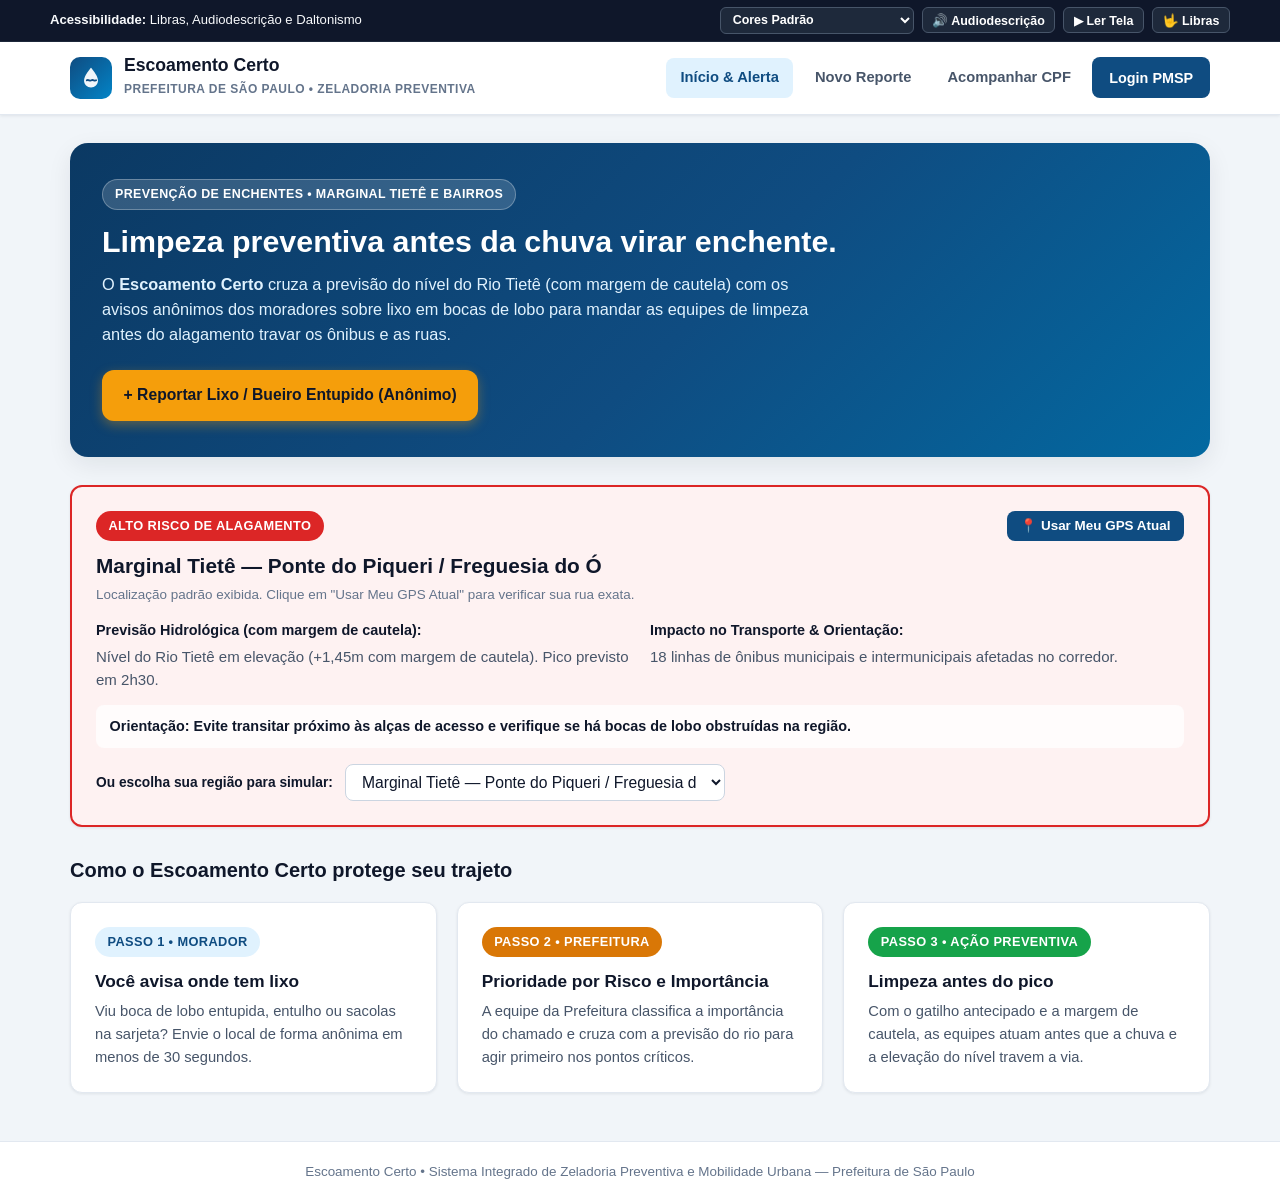
<file: index.html>
<!DOCTYPE html>
<html lang="pt-BR">
<head>
  <meta charset="UTF-8" />
  <meta name="viewport" content="width=device-width, initial-scale=1.0" />
  <title>Escoamento Certo — Prefeitura de São Paulo</title>
  <link rel="stylesheet" href="style.css" />
</head>
<body>
  <div id="navbar-mount"></div>

  <main class="container">
    <section class="hero">
      <span class="hero-badge">PREVENÇÃO DE ENCHENTES • MARGINAL TIETÊ E BAIRROS</span>
      <h2>Limpeza preventiva antes da chuva virar enchente.</h2>
      <p>
        O <strong>Escoamento Certo</strong> cruza a previsão do nível do Rio Tietê (com margem de cautela)
        com os avisos anônimos dos moradores sobre lixo em bocas de lobo para mandar as equipes de limpeza antes do alagamento travar os ônibus e as ruas.
      </p>
      <div class="audio-desc-box hidden" id="hero-audio-desc">
        Tela inicial do sistema Escoamento Certo, da Prefeitura de São Paulo. Permite verificar o alerta preventivo por GPS ou região e abrir um reporte anônimo sobre lixo ou bueiro entupido.
      </div>
      <div class="hero-actions">
        <a href="reportar.html" class="btn btn-primary" onclick="if (typeof stopSpeech === 'function') stopSpeech();">+ Reportar Lixo / Bueiro Entupido (Anônimo)</a>
      </div>
    </section>

    <section id="gps-alert-container" class="gps-alert-box risk-high" aria-live="polite">
      <div class="gps-header">
        <div>
          <span id="gps-risk-pill" class="status-pill pill-critical">ALTO RISCO DE ALAGAMENTO</span>
          <h3 id="gps-zone-title" style="font-size: 1.3rem; margin-top: 0.55rem;">
            Marginal Tietê — Ponte do Piqueri / Freguesia do Ó
          </h3>
          <p id="gps-coords-info" style="font-size: 0.84rem; color: var(--text-muted); margin-top: 0.2rem;">
            Localização padrão exibida. Clique em "Usar Meu GPS Atual" para verificar sua rua exata.
          </p>
        </div>
        <button type="button" class="btn btn-brand btn-sm" onclick="detectUserGPS()">
          📍 Usar Meu GPS Atual
        </button>
      </div>

      <div class="grid-2" style="margin-top: 0.75rem;">
        <div>
          <p style="font-weight: 700; font-size: 0.9rem; margin-bottom: 0.2rem;">Previsão Hidrológica (com margem de cautela):</p>
          <p id="gps-river-forecast" style="font-size: 0.94rem; color: var(--text-secondary);">
            Nível do Rio Tietê em elevação (+1,45m com margem de cautela). Pico previsto em 2h30.
          </p>
        </div>
        <div>
          <p style="font-weight: 700; font-size: 0.9rem; margin-bottom: 0.2rem;">Impacto no Transporte &amp; Orientação:</p>
          <p id="gps-bus-impact" style="font-size: 0.94rem; color: var(--text-secondary);">
            18 linhas de ônibus municipais e intermunicipais afetadas no corredor.
          </p>
        </div>
      </div>

      <p id="gps-advice" style="margin-top: 0.85rem; padding: 0.65rem 0.85rem; background: rgba(255,255,255,0.75); border-radius: 8px; font-size: 0.9rem; font-weight: 600;">
        Orientação: Evite transitar próximo às alças de acesso e verifique se há bocas de lobo obstruídas na região.
      </p>

      <div class="audio-desc-box hidden" id="gps-audio-desc">
        Alerta ativo na região Marginal Tietê — Ponte do Piqueri / Freguesia do Ó, classificado como alto risco de alagamento. Nível do Rio Tietê em elevação de 1,45 metro com margem de cautela e pico previsto em 2 horas e 30 minutos. 18 linhas de ônibus afetadas.
      </div>

      <div class="gps-controls">
        <label for="zone-manual-select" style="font-size: 0.86rem; font-weight: 700;">Ou escolha sua região para simular:</label>
        <select id="zone-manual-select" class="form-control" style="max-width: 380px; padding: 0.5rem 0.75rem;" onchange="selectZoneManually(this.value)">
          <option value="tiete-piqueri">Marginal Tietê — Ponte do Piqueri / Freguesia do Ó</option>
          <option value="tiete-vila-maria">Marginal Tietê — Vila Maria / Ponte das Bandeiras</option>
          <option value="tiete-penha">Marginal Tietê — Penha / Tatuapé</option>
          <option value="zona-sul-campo-limpo">Campo Limpo / Capão Redondo (Afluentes)</option>
        </select>
      </div>
    </section>

    <section>
      <h3 style="font-size: 1.25rem; margin-bottom: 1rem;">Como o Escoamento Certo protege seu trajeto</h3>
      <div class="grid-3">
        <article class="card">
          <span class="status-pill pill-info">PASSO 1 • MORADOR</span>
          <h4 style="margin: 0.65rem 0 0.35rem; font-size: 1.08rem;">Você avisa onde tem lixo</h4>
          <p style="font-size: 0.92rem; color: var(--text-secondary);">
            Viu boca de lobo entupida, entulho ou sacolas na sarjeta? Envie o local de forma anônima em menos de 30 segundos.
          </p>
        </article>
        <article class="card">
          <span class="status-pill pill-medium">PASSO 2 • PREFEITURA</span>
          <h4 style="margin: 0.65rem 0 0.35rem; font-size: 1.08rem;">Prioridade por Risco e Importância</h4>
          <p style="font-size: 0.92rem; color: var(--text-secondary);">
            A equipe da Prefeitura classifica a importância do chamado e cruza com a previsão do rio para agir primeiro nos pontos críticos.
          </p>
        </article>
        <article class="card">
          <span class="status-pill pill-low">PASSO 3 • AÇÃO PREVENTIVA</span>
          <h4 style="margin: 0.65rem 0 0.35rem; font-size: 1.08rem;">Limpeza antes do pico</h4>
          <p style="font-size: 0.92rem; color: var(--text-secondary);">
            Com o gatilho antecipado e a margem de cautela, as equipes atuam antes que a chuva e a elevação do nível travem a via.
          </p>
        </article>
      </div>
    </section>
  </main>

  <footer class="footer">
    Escoamento Certo • Sistema Integrado de Zeladoria Preventiva e Mobilidade Urbana — Prefeitura de São Paulo
  </footer>

  <script src="app.js"></script>
  <script src="accessibility.js"></script>
  <script>
    renderNavbar("index");

    function applyZoneToAlert(zone, sourceText) {
      const box = document.getElementById("gps-alert-container");
      const pill = document.getElementById("gps-risk-pill");
      const title = document.getElementById("gps-zone-title");
      const info = document.getElementById("gps-coords-info");
      const river = document.getElementById("gps-river-forecast");
      const bus = document.getElementById("gps-bus-impact");
      const advice = document.getElementById("gps-advice");
      const audioDesc = document.getElementById("gps-audio-desc");

      box.classList.remove("risk-high", "risk-medium", "risk-low");
      pill.classList.remove("pill-critical", "pill-medium", "pill-low");

      if (zone.riskLevel === "high") {
        box.classList.add("risk-high");
        pill.classList.add("pill-critical");
      } else if (zone.riskLevel === "medium") {
        box.classList.add("risk-medium");
        pill.classList.add("pill-medium");
      } else {
        box.classList.add("risk-low");
        pill.classList.add("pill-low");
      }

      pill.textContent = zone.riskLabel;
      title.textContent = zone.name;
      info.textContent = sourceText;
      river.textContent = zone.riverForecast;
      bus.textContent = zone.busImpact;
      advice.textContent = "Orientação: " + zone.advice;
      audioDesc.textContent =
        `Alerta na região ${zone.name}, status ${zone.riskLabel}. ${zone.riverForecast} ${zone.busImpact} Orientação: ${zone.advice}`;
      document.getElementById("zone-manual-select").value = zone.id;

      if (typeof getA11yPrefs === "function" && getA11yPrefs().audioDescription && typeof speakText === "function") {
        speakText(audioDesc.textContent);
      }
    }

    function selectZoneManually(zoneId) {
      const zone = ZONES_DATA.find(z => z.id === zoneId) || ZONES_DATA[0];
      applyZoneToAlert(zone, "Região selecionada manualmente para consulta preventiva.");
    }

    function detectUserGPS() {
      const info = document.getElementById("gps-coords-info");
      info.textContent = "Obtendo coordenadas GPS do seu dispositivo...";

      if (!navigator.geolocation) {
        applyZoneToAlert(ZONES_DATA[0], "GPS indisponível neste navegador. Exibindo área monitorada mais próxima.");
        return;
      }

      navigator.geolocation.getCurrentPosition(
        (pos) => {
          const { latitude, longitude } = pos.coords;
          let nearest = ZONES_DATA[0];
          let minDist = Infinity;

          ZONES_DATA.forEach(z => {
            const d = Math.hypot(latitude - z.lat, longitude - z.lng);
            if (d < minDist) {
              minDist = d;
              nearest = z;
            }
          });

          applyZoneToAlert(
            nearest,
            `GPS detectado (${latitude.toFixed(4)}, ${longitude.toFixed(4)}) — Área monitorada vinculada automaticamente.`
          );
        },
        () => {
          applyZoneToAlert(
            ZONES_DATA[0],
            "Permissão de GPS não concedida. Exibindo alerta preventivo da Marginal Tietê (Piqueri)."
          );
        },
        { timeout: 6000 }
      );
    }
  </script>
</body>
</html>
</file>
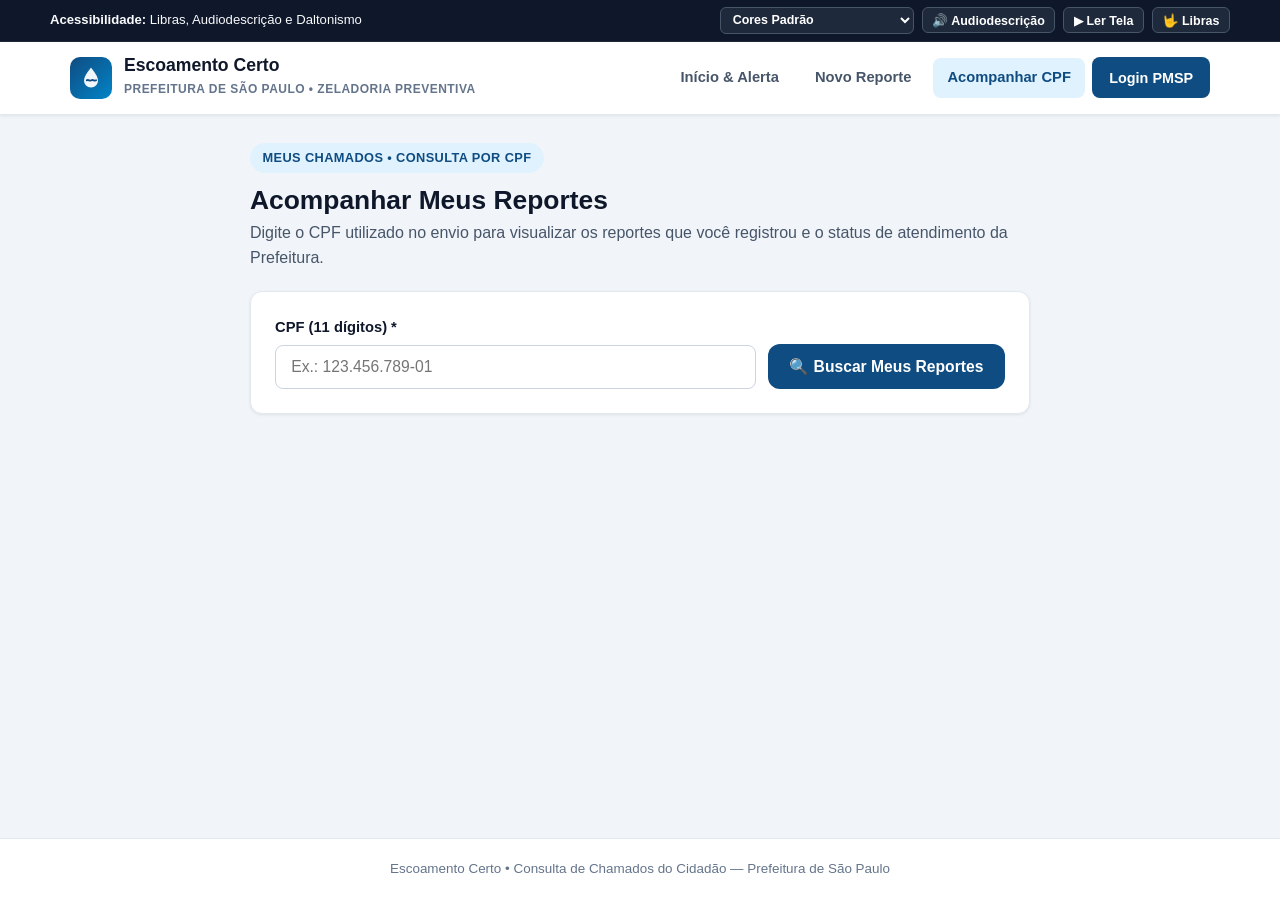
<file: acompanhar.html>
<!DOCTYPE html>
<html lang="pt-BR">
<head>
  <meta charset="UTF-8" />
  <meta name="viewport" content="width=device-width, initial-scale=1.0" />
  <title>Acompanhar Reportes por CPF — Escoamento Certo</title>
  <link rel="stylesheet" href="style.css" />
</head>
<body>
  <div id="navbar-mount"></div>

  <main class="container" style="max-width: 820px;">
    <div style="margin-bottom: 1.25rem;">
      <span class="status-pill pill-info">MEUS CHAMADOS • CONSULTA POR CPF</span>
      <h2 style="font-size: 1.65rem; margin-top: 0.45rem;">Acompanhar Meus Reportes</h2>
      <p style="color: var(--text-secondary);">
        Digite o CPF utilizado no envio para visualizar os reportes que você registrou e o status de atendimento da Prefeitura.
      </p>
      <div class="audio-desc-box hidden">
        Tela de acompanhamento individual por CPF. Digite seu CPF de 11 dígitos e clique em Buscar Meus Reportes para ver protocolo, status, criticidade da região e equipe designada.
      </div>
    </div>

    <div id="track-alert" class="hidden"></div>

    <form id="track-form" class="card" style="margin-bottom: 1.5rem;">
      <div style="display: flex; gap: 0.75rem; flex-wrap: wrap; align-items: flex-end;">
        <div style="flex: 1; min-width: 240px;">
          <label class="form-label" for="track-cpf">CPF (11 dígitos) *</label>
          <input
            type="text"
            id="track-cpf"
            class="form-control"
            placeholder="Ex.: 123.456.789-01"
            maxlength="14"
            required
          />
        </div>
        <button type="submit" id="track-submit-btn" class="btn btn-brand">
          🔍 Buscar Meus Reportes
        </button>
      </div>
    </form>

    <div id="my-reports-list"></div>
  </main>

  <footer class="footer">
    Escoamento Certo • Consulta de Chamados do Cidadão — Prefeitura de São Paulo
  </footer>

  <script src="app.js"></script>
  <script src="accessibility.js"></script>
  <script>
    renderNavbar("acompanhar");

    document.getElementById("track-form").addEventListener("submit", async (e) => {
      e.preventDefault();
      const alertBox = document.getElementById("track-alert");
      const listEl = document.getElementById("my-reports-list");
      const btn = document.getElementById("track-submit-btn");
      const digits = onlyDigits(document.getElementById("track-cpf").value);

      if (digits.length !== 11) {
        alertBox.className = "alert-banner alert-error";
        alertBox.textContent = "Digite um CPF válido com 11 dígitos.";
        listEl.innerHTML = "";
        return;
      }

      btn.disabled = true;
      btn.textContent = "Buscando...";
      alertBox.className = "hidden";

      try {
        const resp = await fetch(`${window.API_BASE}/api/reports?cpf=${encodeURIComponent(digits)}`);
        const data = await resp.json();

        if (!resp.ok) {
          alertBox.className = "alert-banner alert-error";
          alertBox.textContent = data.detail || "Não foi possível consultar os reportes.";
          listEl.innerHTML = "";
          return;
        }

        if (!Array.isArray(data) || data.length === 0) {
          alertBox.className = "alert-banner alert-error";
          alertBox.textContent = `Nenhum reporte encontrado para o CPF ${formatCpfMasked(digits)}.`;
          listEl.innerHTML = "";
          return;
        }

        const prefs = getA11yPrefs();
        const hiddenAudio = prefs.audioDescription ? "" : "hidden";

        listEl.innerHTML = data.map(rep => {
          const imp = getImportanceMeta(rep.importance);
          const isDone = rep.status === "Concluído";
          const areaCrit = rep.zoneCriticalityLabel || getZoneAreaCriticality(rep.zoneReportCount || 1).label;
          return `
            <article class="priority-card ${imp.cardClass}">
              <div class="priority-header">
                <div>
                  <div style="display: flex; gap: 0.5rem; flex-wrap: wrap; margin-bottom: 0.35rem;">
                    <span class="score-badge">${rep.id}</span>
                    <span class="status-pill ${isDone ? "pill-low" : "pill-info"}">${rep.status}</span>
                    <span class="status-pill ${imp.badgeClass}">${imp.label}</span>
                    <span class="status-pill pill-medium">Área: ${areaCrit}</span>
                  </div>
                  <h3 style="font-size: 1.12rem;">${rep.problemType}</h3>
                  <p style="font-size: 0.9rem; color: var(--text-secondary); margin-top: 0.2rem;">
                    <strong>Local:</strong> ${rep.address} • <strong>Zona:</strong> ${rep.zoneName}
                  </p>
                </div>
                <span style="font-size: 0.82rem; color: var(--text-muted);">${rep.createdAt}</span>
              </div>
              <p style="font-size: 0.9rem; color: var(--text-main);">${rep.description}</p>
              <p style="font-size: 0.84rem; color: var(--text-secondary); margin-top: 0.45rem;">
                <strong>Equipe:</strong> ${rep.assignedTeam} • <strong>Anexo:</strong> ${rep.photoName}
              </p>
              <div class="audio-desc-box ${hiddenAudio}">${rep.audioDescription || ""}</div>
            </article>
          `;
        }).join("");

        const msg = `Encontrados ${data.length} reporte(s) para o CPF ${formatCpfMasked(digits)}.`;
        if (prefs.audioDescription && typeof speakText === "function") {
          speakText(msg);
        }
      } catch (err) {
        alertBox.className = "alert-banner alert-error";
        alertBox.textContent = "Erro de conexão com o backend em " + window.API_BASE;
      } finally {
        btn.disabled = false;
        btn.textContent = "Buscar Meus Reportes";
      }
    });
  </script>
</body>
</html>
</file>
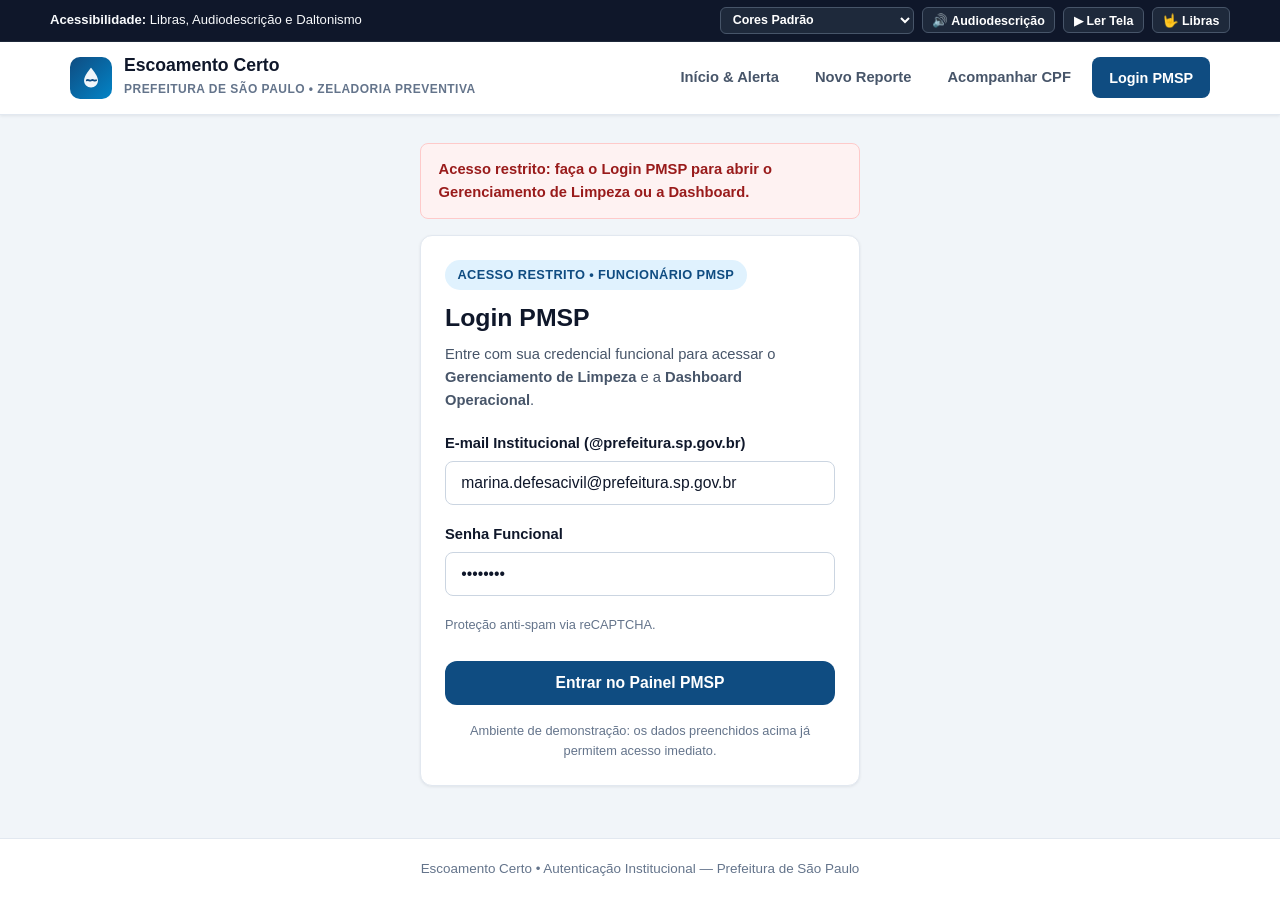
<file: dashboard.html>
<!DOCTYPE html>
<html lang="pt-BR">
<head>
  <meta charset="UTF-8" />
  <meta name="viewport" content="width=device-width, initial-scale=1.0" />
  <title>Dashboard de Métricas — Escoamento Certo (PMSP)</title>
  <link rel="stylesheet" href="style.css" />
</head>
<body>
  <div id="navbar-mount"></div>

  <main class="container">
    <div style="display: flex; justify-content: space-between; align-items: flex-end; gap: 1rem; flex-wrap: wrap; margin-bottom: 1.5rem;">
      <div>
        <span class="status-pill pill-info">INDICADORES OPERACIONAIS • PMSP</span>
        <h2 style="font-size: 1.65rem; margin-top: 0.45rem;">Dashboard de Limpezas e Criticidade por Área</h2>
        <p style="color: var(--text-secondary);">
          Quanto mais reportes existem em uma região, mais crítica a área se torna no mapa de calor e na priorização de limpeza.
        </p>
        <div class="audio-desc-box hidden" id="dashboard-audio-summary">
          Painel de indicadores exibindo total de chamados, limpezas concluídas, pendentes, pendentes críticos, mapa de calor por quantidade de reportes na região e distribuição por importância.
        </div>
      </div>
      <a href="gerenciamento.html" class="btn btn-brand btn-sm" onclick="if (typeof stopSpeech === 'function') stopSpeech();">Ir para Fila de Gerenciamento →</a>
    </div>

    <section class="grid-4" style="margin-bottom: 1.5rem;" id="kpi-grid"></section>

    <section class="grid-2" style="margin-bottom: 1.5rem;">
      <div class="card">
        <h3 style="font-size: 1.12rem; margin-bottom: 0.3rem;">Mapa de Calor — Criticidade por Volume de Reportes</h3>
        <p style="font-size: 0.85rem; color: var(--text-muted); margin-bottom: 1.1rem;">
          Áreas com mais reportes sobem de criticidade (Moderado → Alto → Crítico) e ganham maior intensidade no mapa.
        </p>
        <div id="region-heatmap" class="heatmap-grid"></div>
        <div class="audio-desc-box hidden" id="heatmap-audio-desc"></div>
      </div>

      <div class="card">
        <h3 style="font-size: 1.12rem; margin-bottom: 0.3rem;">Chamados Pendentes por Nível de Importância</h3>
        <p style="font-size: 0.85rem; color: var(--text-muted); margin-bottom: 1.1rem;">
          Distribuição da fila ativa conforme a classificação de importância atribuída pela Prefeitura.
        </p>
        <div id="importance-breakdown"></div>
        <div class="audio-desc-box hidden" id="importance-audio-desc"></div>
      </div>
    </section>

    <section class="card">
      <h3 style="font-size: 1.12rem; margin-bottom: 0.85rem;">Resumo Geral dos Registros</h3>
      <div class="table-wrap">
        <table>
          <thead>
            <tr>
              <th>Protocolo</th>
              <th>Região</th>
              <th>Criticidade da Área</th>
              <th>Problema</th>
              <th>Importância</th>
              <th>Status</th>
              <th>Equipe</th>
            </tr>
          </thead>
          <tbody id="dashboard-table-body"></tbody>
        </table>
      </div>
    </section>
  </main>

  <footer class="footer">
    Escoamento Certo • Painel Executivo de Drenagem Preventiva — Prefeitura de São Paulo
  </footer>

  <script src="app.js"></script>
  <script src="accessibility.js"></script>
  <script>
    if (!isPmspLoggedIn()) {
      window.location.href = "login.html?restricted=1";
    }
    renderNavbar("dashboard");

    async function loadDashboardData() {
      let summary = null;
      let reports = [];

      try {
        const [sumResp, repResp] = await Promise.all([
          fetch(`${window.API_BASE}/api/dashboard/summary`),
          fetch(`${window.API_BASE}/api/reports?status=all&sort=priority`)
        ]);
        if (!sumResp.ok || !repResp.ok) throw new Error("API error");
        summary = await sumResp.json();
        reports = await repResp.json();
      } catch (_) {
        reports = getReports();
        const total = reports.length;
        const doneList = reports.filter(r => r.status === "Concluído");
        const pendingList = reports.filter(r => r.status !== "Concluído");
        const criticalPending = pendingList.filter(r => Number(r.importance) === 4).length;
        const completionRate = total > 0 ? Math.round((doneList.length / total) * 100) : 0;

        const maxZone = Math.max(...ZONES_DATA.map(z => reports.filter(r => r.zoneId === z.id).length), 1);
        const heatmapByZone = ZONES_DATA.map(z => {
          const zItems = reports.filter(r => r.zoneId === z.id);
          const cnt = zItems.length;
          const pend = zItems.filter(r => r.status !== "Concluído").length;
          const crit = getZoneAreaCriticality(cnt);
          return {
            zoneId: z.id,
            zoneName: z.name,
            reportCount: cnt,
            pendingCount: pend,
            intensityPct: Math.round((cnt / maxZone) * 100),
            criticalityLevel: crit.level,
            criticalityLabel: crit.label
          };
        });

        summary = {
          total,
          done: doneList.length,
          pending: pendingList.length,
          criticalPending,
          completionRate,
          heatmapByZone,
          pendingByImportance: [4, 3, 2, 1].reduce((acc, lvl) => {
            const cnt = pendingList.filter(r => Number(r.importance) === lvl).length;
            const pct = pendingList.length > 0 ? Math.round((cnt / pendingList.length) * 100) : 0;
            acc[String(lvl)] = { count: cnt, pct };
            return acc;
          }, {})
        };
      }

      document.getElementById("kpi-grid").innerHTML = `
        <div class="card">
          <div class="kpi-label">Total de Reportes</div>
          <div class="kpi-value">${summary.total}</div>
          <p style="font-size: 0.82rem; color: var(--text-muted);">Chamados registrados no ciclo atual</p>
        </div>
        <div class="card" style="border-left: 4px solid var(--risk-low);">
          <div class="kpi-label">Limpezas Feitas</div>
          <div class="kpi-value" style="color: var(--risk-low);">${summary.done}</div>
          <p style="font-size: 0.82rem; color: var(--text-muted);">Taxa de conclusão: <strong>${summary.completionRate}%</strong></p>
        </div>
        <div class="card" style="border-left: 4px solid var(--risk-high);">
          <div class="kpi-label">Limpezas Pendentes</div>
          <div class="kpi-value" style="color: var(--risk-high);">${summary.pending}</div>
          <p style="font-size: 0.82rem; color: var(--text-muted);">Em triagem ou com equipe em campo</p>
        </div>
        <div class="card" style="border-left: 4px solid var(--risk-critical);">
          <div class="kpi-label">Pendentes Críticos (Nível 4)</div>
          <div class="kpi-value" style="color: var(--risk-critical);">${summary.criticalPending}</div>
          <p style="font-size: 0.82rem; color: var(--text-muted);">Prioridade máxima antes do pico do rio</p>
        </div>
      `;

      const heatList = [...(summary.heatmapByZone || [])].sort((a, b) => b.reportCount - a.reportCount);
      document.getElementById("region-heatmap").innerHTML = heatList.map(h => {
        const shortName = h.zoneName.split("—")[1] ? h.zoneName.split("—")[1].trim() : h.zoneName;
        const heatClass = `heat-${h.criticalityLevel || "low"}`;
        const widthPct = Math.max(12, Number(h.intensityPct || 0));
        return `
          <div class="heat-cell ${heatClass}">
            <div style="font-size: 0.75rem; font-weight: 800; text-transform: uppercase;">${h.criticalityLabel}</div>
            <div style="font-size: 0.98rem; font-weight: 800; margin-top: 0.25rem;">${shortName}</div>
            <div style="font-size: 0.82rem; margin-top: 0.25rem;">
              <strong>${h.reportCount}</strong> reporte(s) • <strong>${h.pendingCount}</strong> pendente(s)
            </div>
            <div class="heat-meter">
              <div class="heat-meter-fill" style="width: ${widthPct}%;"></div>
            </div>
          </div>
        `;
      }).join("");

      document.getElementById("heatmap-audio-desc").textContent =
        "Mapa de calor por região: " +
        heatList.map(h => `${h.zoneName}: ${h.reportCount} reportes, criticidade ${h.criticalityLabel}`).join("; ") + ".";

      const levels = [4, 3, 2, 1];
      document.getElementById("importance-breakdown").innerHTML = levels.map(lvl => {
        const meta = getImportanceMeta(lvl);
        const info = summary.pendingByImportance[String(lvl)] || { count: 0, pct: 0 };
        return `
          <div style="display: flex; justify-content: space-between; align-items: center; padding: 0.65rem 0; border-bottom: 1px solid var(--border-color);">
            <span class="status-pill ${meta.badgeClass}">${meta.label}</span>
            <span style="font-weight: 800; font-size: 0.95rem;">${info.count} pendente(s) (${info.pct}%)</span>
          </div>
        `;
      }).join("");

      document.getElementById("importance-audio-desc").textContent =
        "Audiodescrição por importância: " +
        levels.map(lvl => {
          const meta = getImportanceMeta(lvl);
          const info = summary.pendingByImportance[String(lvl)] || { count: 0, pct: 0 };
          return `${meta.label}: ${info.count} pendentes (${info.pct}%)`;
        }).join("; ") + ".";

      const sorted = [...reports].sort((a, b) => Number(b.importance) - Number(a.importance));
      document.getElementById("dashboard-table-body").innerHTML = sorted.map(r => {
        const imp = getImportanceMeta(r.importance);
        const areaLabel = r.zoneCriticalityLabel || getZoneAreaCriticality(r.zoneReportCount || 1).label;
        return `
          <tr>
            <td><strong>${r.id}</strong></td>
            <td>${r.zoneName}</td>
            <td><strong>${areaLabel}</strong></td>
            <td>${r.problemType}</td>
            <td><span class="status-pill ${imp.badgeClass}">${imp.label}</span></td>
            <td>${r.status}</td>
            <td>${r.assignedTeam}</td>
          </tr>
        `;
      }).join("");

      applyA11yPrefs(getA11yPrefs());
    }

    loadDashboardData();
  </script>
</body>
</html>
</file>
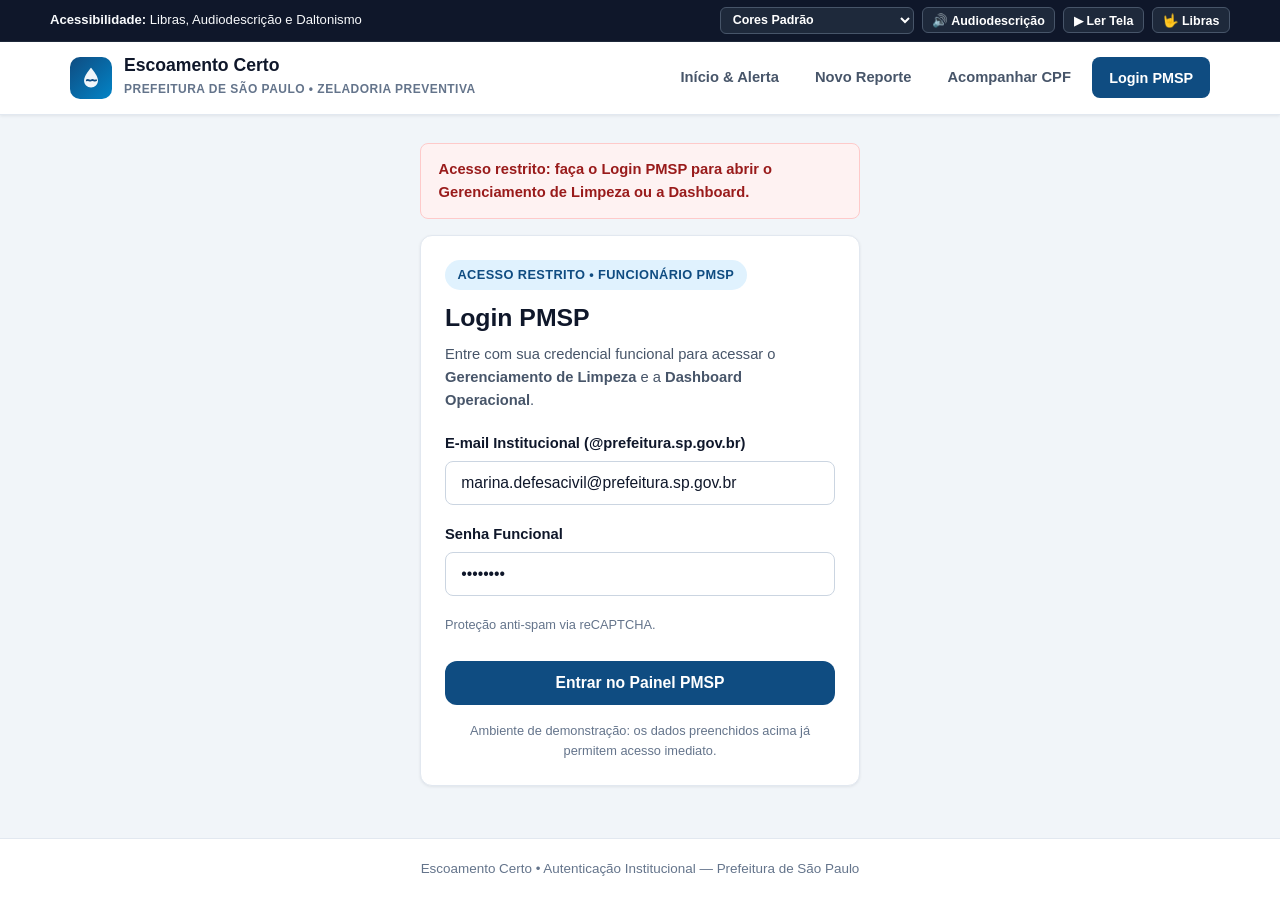
<file: gerenciamento.html>
<!DOCTYPE html>
<html lang="pt-BR">
<head>
  <meta charset="UTF-8" />
  <meta name="viewport" content="width=device-width, initial-scale=1.0" />
  <title>Gerenciamento de Limpeza — Escoamento Certo (PMSP)</title>
  <link rel="stylesheet" href="style.css" />
</head>
<body>
  <div id="navbar-mount"></div>

  <main class="container">
    <div style="display: flex; justify-content: space-between; align-items: flex-end; gap: 1rem; flex-wrap: wrap; margin-bottom: 1.5rem;">
      <div>
        <span class="status-pill pill-info">OPERAÇÃO PMSP • PRIORIZAÇÃO PREVENTIVA</span>
        <h2 style="font-size: 1.65rem; margin-top: 0.45rem;">Gerenciamento de Limpeza por Importância</h2>
        <p style="color: var(--text-secondary);">
          Os chamados anônimos são ordenados automaticamente pelo <strong>Nível de Importância definido pelo funcionário</strong> combinado ao risco hidrológico da Marginal Tietê.
        </p>
        <div class="audio-desc-box hidden">
          Tela de despacho e priorização de limpeza preventiva. Permite filtrar chamados por status, alterar o nível de importância de 1 a 4, designar equipes de zeladoria e concluir limpezas.
        </div>
      </div>
      <div style="display: flex; gap: 0.6rem; flex-wrap: wrap;">
        <select id="filter-status" class="form-control" style="width: auto; padding: 0.52rem 0.85rem;" onchange="renderQueue()">
          <option value="all">Todos os status</option>
          <option value="pending" selected>Pendentes (Em triagem + Equipe designada)</option>
          <option value="Concluído">Concluídos</option>
        </select>
      </div>
    </div>

    <div id="toast-area" class="hidden"></div>
    <div id="queue-list"></div>
  </main>

  <footer class="footer">
    Escoamento Certo • Central de Despacho de Zeladoria — Prefeitura de São Paulo
  </footer>

  <script src="app.js"></script>
  <script src="accessibility.js"></script>
  <script>
    if (!isPmspLoggedIn()) {
      window.location.href = "login.html?restricted=1";
    }
    renderNavbar("gerenciamento");

    function showToast(msg) {
      const box = document.getElementById("toast-area");
      box.className = "alert-banner alert-success";
      box.textContent = msg;
      if (getA11yPrefs().audioDescription) {
        speakText(msg);
      }
      setTimeout(() => {
        box.className = "hidden";
      }, 3500);
    }

    async function updateImportance(reportId, newImportance) {
      const impNum = Number(newImportance);
      try {
        const resp = await fetch(`${window.API_BASE}/api/reports/${encodeURIComponent(reportId)}/importance`, {
          method: "PATCH",
          headers: { "Content-Type": "application/json" },
          body: JSON.stringify({ importance: impNum })
        });
        if (!resp.ok) throw new Error("API error");
      } catch (_) {
        const reports = getReports();
        const idx = reports.findIndex(r => r.id === reportId);
        if (idx !== -1) {
          reports[idx].importance = impNum;
          saveReports(reports);
        }
      }
      await renderQueue();
      showToast(`Importância do chamado ${reportId} atualizada! A fila foi reordenada automaticamente.`);
    }

    async function dispatchTeam(reportId) {
      const teamSelect = document.getElementById("team-" + reportId);
      const selectedTeam = teamSelect ? teamSelect.value : "Equipe Zeladoria Marginal 01";
      try {
        const resp = await fetch(`${window.API_BASE}/api/reports/${encodeURIComponent(reportId)}/dispatch`, {
          method: "PATCH",
          headers: { "Content-Type": "application/json" },
          body: JSON.stringify({ assignedTeam: selectedTeam })
        });
        if (!resp.ok) throw new Error("API error");
      } catch (_) {
        const reports = getReports();
        const idx = reports.findIndex(r => r.id === reportId);
        if (idx !== -1) {
          reports[idx].status = "Equipe designada";
          reports[idx].assignedTeam = selectedTeam;
          saveReports(reports);
        }
      }
      await renderQueue();
      showToast(`Equipe "${selectedTeam}" designada para o chamado ${reportId}.`);
    }

    async function completeCleanup(reportId) {
      try {
        const resp = await fetch(`${window.API_BASE}/api/reports/${encodeURIComponent(reportId)}/complete`, {
          method: "PATCH"
        });
        if (!resp.ok) throw new Error("API error");
      } catch (_) {
        const reports = getReports();
        const idx = reports.findIndex(r => r.id === reportId);
        if (idx !== -1) {
          reports[idx].status = "Concluído";
          if (!reports[idx].assignedTeam || reports[idx].assignedTeam === "Aguardando despacho") {
            reports[idx].assignedTeam = "Equipe Zeladoria PMSP (Atendimento Direto)";
          }
          saveReports(reports);
        }
      }
      await renderQueue();
      showToast(`Limpeza do chamado ${reportId} marcada como CONCLUÍDA!`);
    }

    async function fetchReportsForQueue(filter) {
      try {
        const resp = await fetch(`${window.API_BASE}/api/reports?status=${encodeURIComponent(filter)}&sort=priority`);
        if (!resp.ok) throw new Error("API error");
        return await resp.json();
      } catch (_) {
        let reports = getReports();
        if (filter === "pending") {
          reports = reports.filter(r => r.status !== "Concluído");
        } else if (filter === "Concluído") {
          reports = reports.filter(r => r.status === "Concluído");
        }
        reports.sort((a, b) => {
          const diffImp = Number(b.importance || 2) - Number(a.importance || 2);
          if (diffImp !== 0) return diffImp;
          return computePriorityScore(b) - computePriorityScore(a);
        });
        return reports;
      }
    }

    async function renderQueue() {
      const filter = document.getElementById("filter-status").value;
      const reports = await fetchReportsForQueue(filter);
      const container = document.getElementById("queue-list");

      if (reports.length === 0) {
        container.innerHTML = `<div class="card"><p>Nenhum chamado encontrado para o filtro selecionado.</p></div>`;
        return;
      }

      const prefs = getA11yPrefs();
      const hiddenClass = prefs.audioDescription ? "" : "hidden";

      container.innerHTML = reports.map((rep, index) => {
        const imp = getImportanceMeta(rep.importance);
        const totalScore = rep.priorityScore != null ? rep.priorityScore : computePriorityScore(rep);
        const isDone = rep.status === "Concluído";
        const audioText = rep.audioDescription || `Posição ${index + 1}, chamado ${rep.id}, ${rep.problemType}, status ${rep.status}.`;
        const senderLabel = rep.citizenName || "Cidadão Anônimo";

        return `
          <article class="priority-card ${imp.cardClass}">
            <div class="priority-header">
              <div>
                <div style="display: flex; align-items: center; gap: 0.5rem; flex-wrap: wrap; margin-bottom: 0.35rem;">
                  <span style="font-weight: 800; font-size: 0.85rem; color: var(--brand-primary);">#${index + 1} NA FILA</span>
                  <span class="status-pill ${imp.badgeClass}">${imp.label}</span>
                  <span class="score-badge">Score Preventivo: ${totalScore} pts</span>
                  <span class="status-pill ${isDone ? "pill-low" : "pill-info"}">${rep.status}</span>
                </div>
                <h3 style="font-size: 1.15rem;">${rep.problemType} — <span style="font-weight: 600; color: var(--text-secondary);">${rep.id}</span></h3>
                <p style="font-size: 0.92rem; color: var(--text-secondary); margin-top: 0.2rem;">
                  <strong>Local:</strong> ${rep.address} • <strong>Zona:</strong> ${rep.zoneName}
                </p>
              </div>

              <div style="min-width: 220px;">
                <label class="form-label" for="imp-${rep.id}" style="font-size: 0.8rem;">Definir Importância do Chamado:</label>
                <select
                  id="imp-${rep.id}"
                  class="form-control"
                  style="padding: 0.45rem 0.7rem; font-weight: 700;"
                  onchange="updateImportance('${rep.id}', this.value)"
                >
                  <option value="4" ${Number(rep.importance) === 4 ? "selected" : ""}>4 — Crítica (Prioridade 1)</option>
                  <option value="3" ${Number(rep.importance) === 3 ? "selected" : ""}>3 — Alta Importância</option>
                  <option value="2" ${Number(rep.importance) === 2 ? "selected" : ""}>2 — Média Importância</option>
                  <option value="1" ${Number(rep.importance) === 1 ? "selected" : ""}>1 — Baixa Importância</option>
                </select>
              </div>
            </div>

            <p style="font-size: 0.9rem; color: var(--text-main);">
              <strong>Relato (${senderLabel}):</strong> ${rep.description}
            </p>
            <p style="font-size: 0.83rem; color: var(--text-muted); margin-top: 0.35rem;">
              Previsão Rio/Risco: ${rep.riverRiskScore}% • Linhas de ônibus impactadas: ${rep.busLinesCount} • Anexo: ${rep.photoName}
            </p>
            <div class="audio-desc-box ${hiddenClass}">${audioText}</div>

            <div class="priority-actions">
              <div style="display: flex; align-items: center; gap: 0.5rem; flex-wrap: wrap; flex: 1;">
                <label for="team-${rep.id}" style="font-size: 0.84rem; font-weight: 700;">Equipe:</label>
                <select id="team-${rep.id}" class="form-control" style="max-width: 280px; padding: 0.45rem 0.7rem;" ${isDone ? "disabled" : ""}>
                  <option value="Equipe Zeladoria Norte 02 (Seu Zé)" ${rep.assignedTeam.includes("Norte 02") ? "selected" : ""}>Equipe Zeladoria Norte 02 (Seu Zé)</option>
                  <option value="Equipe Hidrojato Marginal 01" ${rep.assignedTeam.includes("Hidrojato") ? "selected" : ""}>Equipe Hidrojato Marginal 01</option>
                  <option value="Equipe Zeladoria Leste 03" ${rep.assignedTeam.includes("Leste 03") ? "selected" : ""}>Equipe Zeladoria Leste 03</option>
                  <option value="Equipe Emergência Defesa Civil" ${rep.assignedTeam.includes("Defesa Civil") ? "selected" : ""}>Equipe Emergência Defesa Civil</option>
                </select>
                ${!isDone ? `<button type="button" class="btn btn-brand btn-sm" onclick="dispatchTeam('${rep.id}')">Designar Equipe</button>` : ""}
              </div>

              ${!isDone
                ? `<button type="button" class="btn btn-outline btn-sm" style="border-color: #16a34a; color: #15803d;" onclick="completeCleanup('${rep.id}')">✓ Concluir Limpeza</button>`
                : `<span style="font-size: 0.86rem; font-weight: 700; color: #15803d;">✓ Concluído por ${rep.assignedTeam}</span>`
              }
            </div>
          </article>
        `;
      }).join("");
    }

    renderQueue();
  </script>
</body>
</html>
</file>
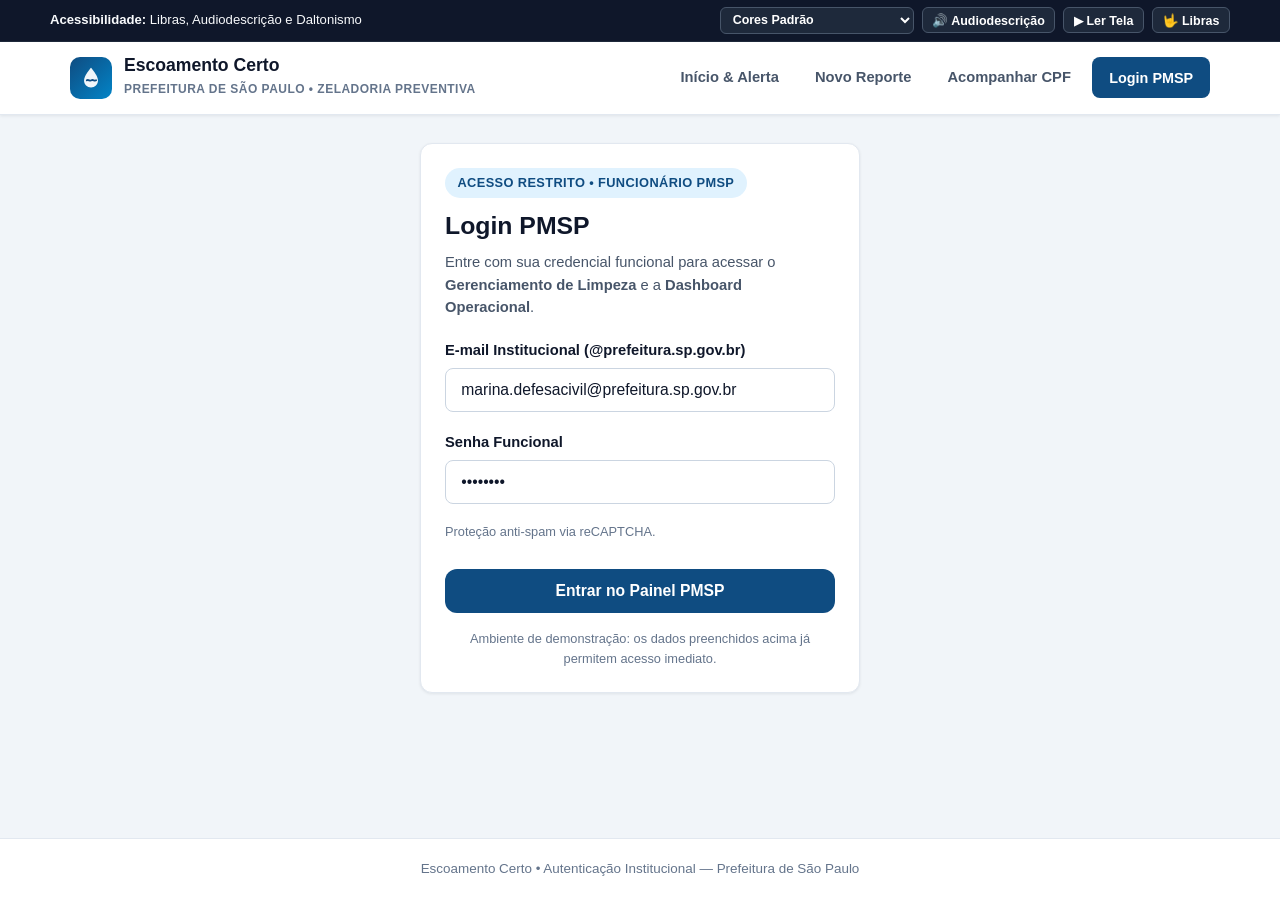
<file: login.html>
<!DOCTYPE html>
<html lang="pt-BR">
<head>
  <meta charset="UTF-8" />
  <meta name="viewport" content="width=device-width, initial-scale=1.0" />
  <title>Login PMSP — Escoamento Certo</title>
  <link rel="stylesheet" href="style.css" />
</head>
<body>
  <div id="navbar-mount"></div>

  <main class="container" style="max-width: 480px;">
    <div id="auth-alert" class="hidden"></div>

    <div class="card">
      <span class="status-pill pill-info">ACESSO RESTRITO • FUNCIONÁRIO PMSP</span>
      <h2 style="font-size: 1.55rem; margin: 0.55rem 0 0.35rem;">Login PMSP</h2>
      <p style="color: var(--text-secondary); font-size: 0.92rem; margin-bottom: 1.25rem;">
        Entre com sua credencial funcional para acessar o <strong>Gerenciamento de Limpeza</strong> e a <strong>Dashboard Operacional</strong>.
      </p>
      <div class="audio-desc-box hidden">
        Tela de autenticação institucional da Prefeitura de São Paulo. Preencha e-mail funcional, senha, resolva o reCAPTCHA e clique em Entrar no Painel PMSP.
      </div>

      <form id="login-form">
        <div class="form-group">
          <label class="form-label" for="pmsp-email">E-mail Institucional (@prefeitura.sp.gov.br)</label>
          <input
            type="email"
            id="pmsp-email"
            class="form-control"
            value="marina.defesacivil@prefeitura.sp.gov.br"
            required
          />
        </div>

        <div class="form-group">
          <label class="form-label" for="pmsp-pass">Senha Funcional</label>
          <input
            type="password"
            id="pmsp-pass"
            class="form-control"
            value="pmsp2026"
            required
          />
        </div>

        <div id="recaptcha-login" class="form-group"></div>

        <button type="submit" id="login-submit-btn" class="btn btn-brand" style="width: 100%; margin-top: 0.5rem;">
          Entrar no Painel PMSP
        </button>
      </form>

      <p style="font-size: 0.8rem; color: var(--text-muted); margin-top: 1rem; text-align: center;">
        Ambiente de demonstração: os dados preenchidos acima já permitem acesso imediato.
      </p>
    </div>
  </main>

  <footer class="footer">
    Escoamento Certo • Autenticação Institucional — Prefeitura de São Paulo
  </footer>

  <script src="app.js"></script>
  <script src="accessibility.js"></script>
  <script>
    renderNavbar("login");
    mountRecaptchaWidget("recaptcha-login");

    const params = new URLSearchParams(window.location.search);
    if (params.get("restricted") === "1") {
      const box = document.getElementById("auth-alert");
      box.className = "alert-banner alert-error";
      box.textContent = "Acesso restrito: faça o Login PMSP para abrir o Gerenciamento de Limpeza ou a Dashboard.";
    }

    document.getElementById("login-form").addEventListener("submit", async (e) => {
      e.preventDefault();
      const email = document.getElementById("pmsp-email").value.trim();
      const pass = document.getElementById("pmsp-pass").value.trim();
      const box = document.getElementById("auth-alert");
      const btn = document.getElementById("login-submit-btn");

      if (!email || !pass) {
        box.className = "alert-banner alert-error";
        box.textContent = "Preencha o e-mail institucional e a senha.";
        return;
      }

      const recaptchaToken = getRecaptchaResponseToken();
      if (!recaptchaToken) {
        box.className = "alert-banner alert-error";
        box.textContent = "Confirme o reCAPTCHA antes de entrar.";
        return;
      }

      btn.disabled = true;
      btn.textContent = "Autenticando...";

      try {
        const resp = await fetch(`${window.API_BASE}/api/auth/login`, {
          method: "POST",
          headers: { "Content-Type": "application/json" },
          body: JSON.stringify({ email, password: pass, recaptchaToken })
        });
        const data = await resp.json();

        if (!resp.ok || !data.authenticated) {
          box.className = "alert-banner alert-error";
          box.textContent = data.detail || "Falha na autenticação institucional.";
          return;
        }

        if (typeof stopSpeech === "function") stopSpeech();
        setPmspLoggedIn(true, data.userName || email);
        window.location.href = "gerenciamento.html";
      } catch (err) {
        box.className = "alert-banner alert-error";
        box.textContent = "Erro de conexão com o backend em " + window.API_BASE;
      } finally {
        btn.disabled = false;
        btn.textContent = "Entrar no Painel PMSP";
      }
    });
  </script>
</body>
</html>
</file>
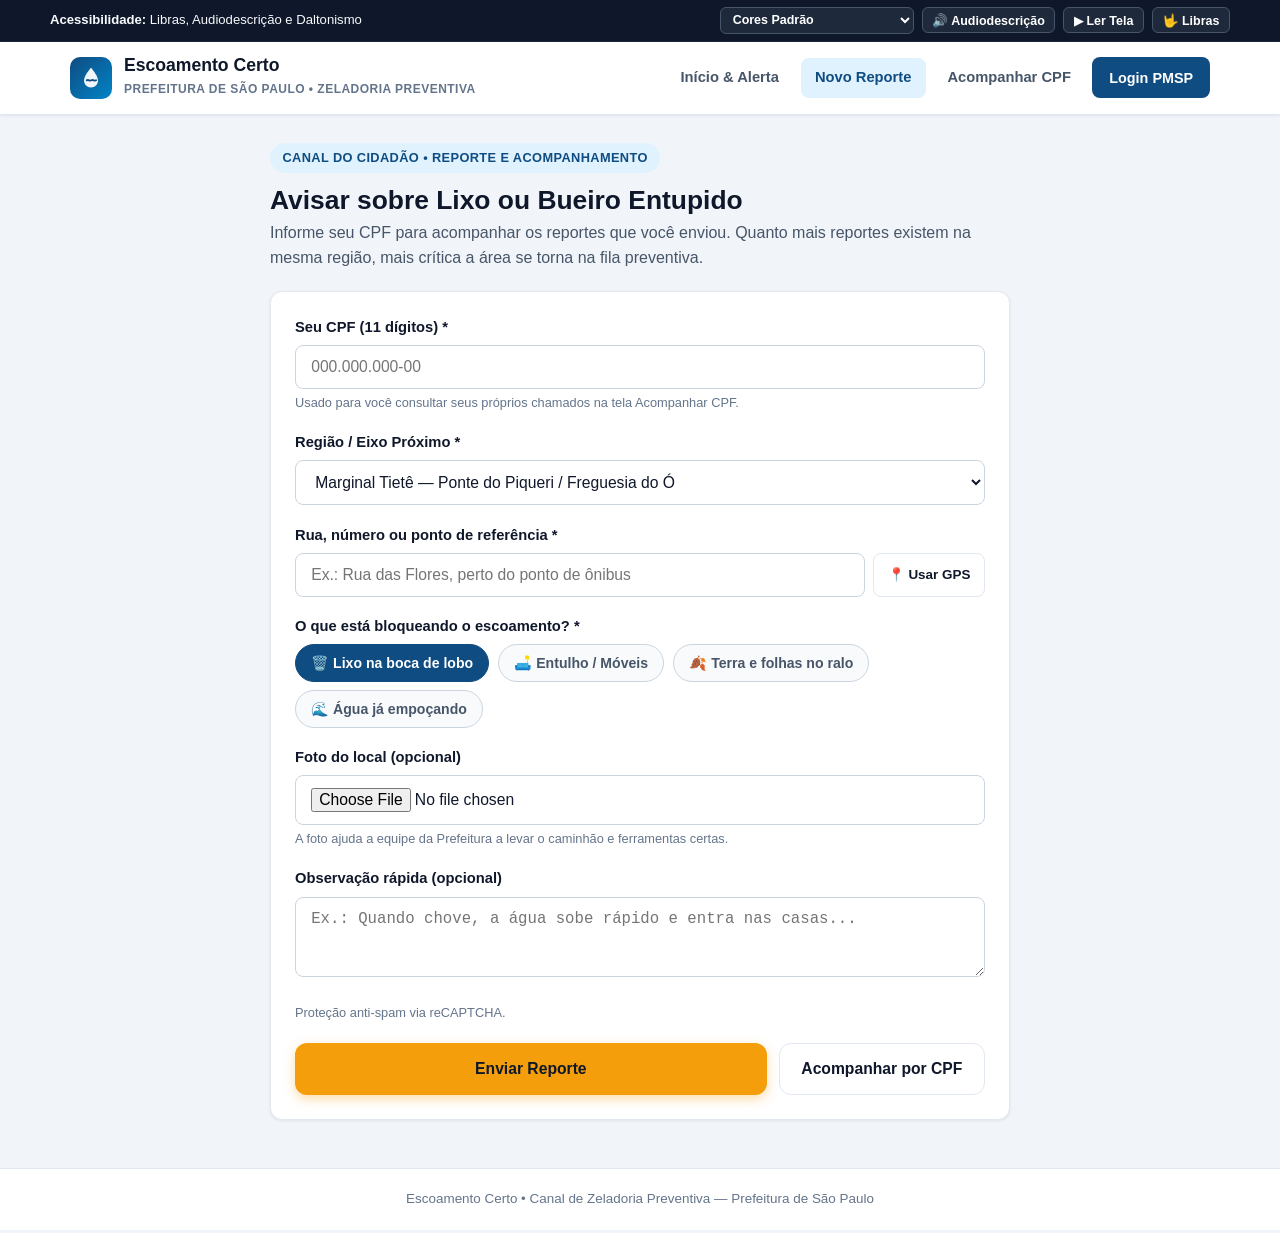
<file: reportar.html>
<!DOCTYPE html>
<html lang="pt-BR">
<head>
  <meta charset="UTF-8" />
  <meta name="viewport" content="width=device-width, initial-scale=1.0" />
  <title>Novo Reporte — Escoamento Certo</title>
  <link rel="stylesheet" href="style.css" />
</head>
<body>
  <div id="navbar-mount"></div>

  <main class="container" style="max-width: 780px;">
    <div style="margin-bottom: 1.25rem;">
      <span class="status-pill pill-info">CANAL DO CIDADÃO • REPORTE E ACOMPANHAMENTO</span>
      <h2 style="font-size: 1.65rem; margin-top: 0.45rem;">Avisar sobre Lixo ou Bueiro Entupido</h2>
      <p style="color: var(--text-secondary);">
        Informe seu CPF para acompanhar os reportes que você enviou. Quanto mais reportes existem na mesma região, mais crítica a área se torna na fila preventiva.
      </p>
      <div class="audio-desc-box hidden">
        Tela de reporte de drenagem urbana. Informe seu CPF, escolha a região, o endereço ou GPS, o tipo de bloqueio, foto opcional e confirme o reCAPTCHA para enviar.
      </div>
    </div>

    <div id="feedback-box" class="hidden"></div>

    <form id="report-form" class="card">
      <div class="form-group">
        <label class="form-label" for="report-cpf">Seu CPF (11 dígitos) *</label>
        <input
          type="text"
          id="report-cpf"
          class="form-control"
          placeholder="000.000.000-00"
          maxlength="14"
          required
        />
        <span class="form-hint">Usado para você consultar seus próprios chamados na tela Acompanhar CPF.</span>
      </div>

      <div class="form-group">
        <label class="form-label" for="report-zone">Região / Eixo Próximo *</label>
        <select id="report-zone" class="form-control" required>
          <option value="tiete-piqueri">Marginal Tietê — Ponte do Piqueri / Freguesia do Ó</option>
          <option value="tiete-vila-maria">Marginal Tietê — Vila Maria / Ponte das Bandeiras</option>
          <option value="tiete-penha">Marginal Tietê — Penha / Tatuapé</option>
          <option value="zona-sul-campo-limpo">Campo Limpo / Capão Redondo (Afluentes)</option>
        </select>
      </div>

      <div class="form-group">
        <label class="form-label" for="report-address">Rua, número ou ponto de referência *</label>
        <div style="display: flex; gap: 0.5rem; flex-wrap: wrap;">
          <input
            type="text"
            id="report-address"
            class="form-control"
            style="flex: 1; min-width: 240px;"
            placeholder="Ex.: Rua das Flores, perto do ponto de ônibus"
            required
          />
          <button type="button" class="btn btn-outline btn-sm" onclick="fillAddressWithGPS()">
            📍 Usar GPS
          </button>
        </div>
      </div>

      <div class="form-group">
        <label class="form-label">O que está bloqueando o escoamento? *</label>
        <div class="chip-group" id="problem-chips">
          <button type="button" class="chip-option selected" data-value="Lixo e sacolas entupindo boca de lobo">
            🗑️ Lixo na boca de lobo
          </button>
          <button type="button" class="chip-option" data-value="Entulho e móveis bloqueando sarjeta">
            🛋️ Entulho / Móveis
          </button>
          <button type="button" class="chip-option" data-value="Boca de lobo assoreada com terra e folhas">
            🍂 Terra e folhas no ralo
          </button>
          <button type="button" class="chip-option" data-value="Água já começando a empoçar na via">
            🌊 Água já empoçando
          </button>
        </div>
        <input type="hidden" id="problem-type" value="Lixo e sacolas entupindo boca de lobo" />
      </div>

      <div class="form-group">
        <label class="form-label" for="report-photo">Foto do local (opcional)</label>
        <input type="file" id="report-photo" class="form-control" accept="image/*" />
        <span class="form-hint">A foto ajuda a equipe da Prefeitura a levar o caminhão e ferramentas certas.</span>
      </div>

      <div class="form-group">
        <label class="form-label" for="report-desc">Observação rápida (opcional)</label>
        <textarea
          id="report-desc"
          class="form-control"
          rows="3"
          placeholder="Ex.: Quando chove, a água sobe rápido e entra nas casas..."
        ></textarea>
      </div>

      <div id="recaptcha-report" class="form-group"></div>

      <div style="display: flex; gap: 0.75rem; flex-wrap: wrap; margin-top: 1.25rem;">
        <button type="submit" id="submit-report-btn" class="btn btn-primary" style="flex: 1; min-width: 220px;">
          Enviar Reporte
        </button>
        <a href="acompanhar.html" class="btn btn-outline" onclick="if (typeof stopSpeech === 'function') stopSpeech();">Acompanhar por CPF</a>
      </div>
    </form>
  </main>

  <footer class="footer">
    Escoamento Certo • Canal de Zeladoria Preventiva — Prefeitura de São Paulo
  </footer>

  <script src="app.js"></script>
  <script src="accessibility.js"></script>
  <script>
    renderNavbar("reportar");
    mountRecaptchaWidget("recaptcha-report");

    document.querySelectorAll("#problem-chips .chip-option").forEach(btn => {
      btn.addEventListener("click", () => {
        document.querySelectorAll("#problem-chips .chip-option").forEach(b => b.classList.remove("selected"));
        btn.classList.add("selected");
        document.getElementById("problem-type").value = btn.dataset.value;
      });
    });

    function fillAddressWithGPS() {
      const addrInput = document.getElementById("report-address");
      addrInput.value = "Obtendo localização GPS...";
      if (!navigator.geolocation) {
        addrInput.value = "Ponto próximo à Marginal Tietê (GPS indisponível)";
        return;
      }
      navigator.geolocation.getCurrentPosition(
        (pos) => {
          addrInput.value = `Coordenada GPS (${pos.coords.latitude.toFixed(4)}, ${pos.coords.longitude.toFixed(4)}) — Próximo à via principal`;
        },
        () => {
          addrInput.value = "Próximo à Ponte do Piqueri, Marginal Tietê";
        }
      );
    }

    document.getElementById("report-form").addEventListener("submit", async (e) => {
      e.preventDefault();
      const feedbackBox = document.getElementById("feedback-box");
      const submitBtn = document.getElementById("submit-report-btn");

      const cpfDigits = onlyDigits(document.getElementById("report-cpf").value);
      if (cpfDigits.length !== 11) {
        feedbackBox.className = "alert-banner alert-error";
        feedbackBox.textContent = "Informe um CPF válido com 11 dígitos.";
        return;
      }

      const recaptchaToken = getRecaptchaResponseToken();
      if (!recaptchaToken) {
        feedbackBox.className = "alert-banner alert-error";
        feedbackBox.textContent = "Confirme o reCAPTCHA antes de enviar o reporte.";
        return;
      }

      const formData = new FormData();
      formData.append("cpf", cpfDigits);
      formData.append("citizenName", `Cidadão (CPF ${formatCpfMasked(cpfDigits)})`);
      formData.append("zoneId", document.getElementById("report-zone").value);
      formData.append("address", document.getElementById("report-address").value.trim());
      formData.append("problemType", document.getElementById("problem-type").value);
      formData.append("description", document.getElementById("report-desc").value.trim() || "Reporte enviado pelo portal cidadão.");
      formData.append("recaptchaToken", recaptchaToken);

      const photoFile = document.getElementById("report-photo").files[0];
      if (photoFile) {
        formData.append("photo", photoFile);
      }

      submitBtn.disabled = true;
      submitBtn.textContent = "Enviando...";

      try {
        const resp = await fetch(`${window.API_BASE}/api/reports`, {
          method: "POST",
          body: formData
        });
        const data = await resp.json();

        if (!resp.ok) {
          feedbackBox.className = "alert-banner alert-error";
          feedbackBox.textContent = data.detail || "Não foi possível registrar o reporte.";
          return;
        }

        const msg = `Reporte ${data.id} enviado! Área agora com ${data.zoneReportCount} reporte(s) (${data.zoneCriticalityLabel}). Consulte em Acompanhar CPF.`;
        feedbackBox.className = "alert-banner alert-success";
        feedbackBox.textContent = msg;
        if (getA11yPrefs().audioDescription) {
          speakText(msg);
        }
        document.getElementById("report-form").reset();
        if (window.grecaptcha && typeof window.grecaptcha.reset === "function") {
          window.grecaptcha.reset();
        }
      } catch (err) {
        feedbackBox.className = "alert-banner alert-error";
        feedbackBox.textContent = "Erro de conexão com o servidor da API em " + window.API_BASE;
      } finally {
        submitBtn.disabled = false;
        submitBtn.textContent = "Enviar Reporte";
      }
    });
  </script>
</body>
</html>
</file>
<file: style.css>
/* =========================================================
   ESCOAMENTO CERTO — PREFEITURA DE SÃO PAULO (PMSP)
   Folha de Estilos Global Separada (style.css)
   ========================================================= */

:root {
  --bg-page: #f1f5f9;
  --bg-surface: #ffffff;
  --bg-muted: #f8fafc;
  --text-main: #0f172a;
  --text-secondary: #475569;
  --text-muted: #64748b;
  --border-color: #e2e8f0;

  --brand-primary: #0f4c81;
  --brand-primary-dark: #09355c;
  --brand-accent: #0284c7;
  --brand-accent-light: #e0f2fe;

  --risk-critical: #dc2626;
  --risk-critical-bg: #fef2f2;
  --risk-critical-border: #fecaca;

  --risk-high: #ea580c;
  --risk-high-bg: #fff7ed;
  --risk-high-border: #fed7aa;

  --risk-medium: #d97706;
  --risk-medium-bg: #fffbeb;
  --risk-medium-border: #fde68a;

  --risk-low: #16a34a;
  --risk-low-bg: #f0fdf4;
  --risk-low-border: #bbf7d0;

  --radius-sm: 8px;
  --radius-md: 12px;
  --radius-lg: 18px;
  --shadow-sm: 0 1px 3px rgba(15, 23, 42, 0.08);
  --shadow-md: 0 8px 24px rgba(15, 23, 42, 0.08);
}

* {
  box-sizing: border-box;
  margin: 0;
  padding: 0;
}

body {
  font-family: -apple-system, BlinkMacSystemFont, "Segoe UI", Roboto, Helvetica, Arial, sans-serif;
  background-color: var(--bg-page);
  color: var(--text-main);
  line-height: 1.55;
  min-height: 100vh;
  display: flex;
  flex-direction: column;
}

a {
  text-decoration: none;
  color: inherit;
}

/* Navbar */
.navbar {
  background-color: var(--bg-surface);
  border-bottom: 1px solid var(--border-color);
  position: sticky;
  top: 0;
  z-index: 100;
  box-shadow: var(--shadow-sm);
}

.navbar-inner {
  max-width: 1180px;
  margin: 0 auto;
  padding: 0.85rem 1.25rem;
  display: flex;
  align-items: center;
  justify-content: space-between;
  gap: 1rem;
  flex-wrap: wrap;
}

.brand {
  display: flex;
  align-items: center;
  gap: 0.75rem;
}

.brand-icon {
  width: 42px;
  height: 42px;
  border-radius: 10px;
  background: linear-gradient(135deg, var(--brand-primary), var(--brand-accent));
  color: #ffffff;
  display: flex;
  align-items: center;
  justify-content: center;
  font-weight: 800;
  font-size: 1.15rem;
  letter-spacing: -0.5px;
}

.brand-text h1 {
  font-size: 1.1rem;
  font-weight: 800;
  color: var(--text-main);
  line-height: 1.15;
}

.brand-text span {
  font-size: 0.75rem;
  color: var(--text-muted);
  font-weight: 600;
  text-transform: uppercase;
  letter-spacing: 0.04em;
}

.nav-links {
  display: flex;
  align-items: center;
  gap: 0.45rem;
  flex-wrap: wrap;
}

.nav-link {
  padding: 0.55rem 0.9rem;
  border-radius: var(--radius-sm);
  font-size: 0.92rem;
  font-weight: 600;
  color: var(--text-secondary);
  transition: background 0.15s, color 0.15s;
}

.nav-link:hover {
  background-color: var(--bg-muted);
  color: var(--brand-primary);
}

.nav-link.active {
  background-color: var(--brand-accent-light);
  color: var(--brand-primary);
}

.btn-pmsp {
  background-color: var(--brand-primary);
  color: #ffffff !important;
  padding: 0.58rem 1.05rem;
  border-radius: var(--radius-sm);
  font-weight: 700;
  font-size: 0.9rem;
  border: none;
  cursor: pointer;
  display: inline-flex;
  align-items: center;
  gap: 0.45rem;
  transition: background 0.15s;
}

.btn-pmsp:hover {
  background-color: var(--brand-primary-dark);
}

.btn-logout {
  background-color: #fee2e2;
  color: #991b1b !important;
  padding: 0.52rem 0.9rem;
  border-radius: var(--radius-sm);
  font-weight: 700;
  font-size: 0.85rem;
  border: 1px solid #fecaca;
  cursor: pointer;
}

.hidden {
  display: none !important;
}

/* Container & Layout */
.container {
  max-width: 1180px;
  width: 100%;
  margin: 0 auto;
  padding: 1.75rem 1.25rem 3rem;
  flex: 1;
}

/* Hero Banner */
.hero {
  background: linear-gradient(135deg, #0b3963 0%, #0f4c81 55%, #0369a1 100%);
  color: #ffffff;
  border-radius: var(--radius-lg);
  padding: 2.25rem 2rem;
  margin-bottom: 1.75rem;
  box-shadow: var(--shadow-md);
}

.hero-badge {
  display: inline-block;
  background: rgba(255, 255, 255, 0.16);
  border: 1px solid rgba(255, 255, 255, 0.28);
  padding: 0.3rem 0.75rem;
  border-radius: 999px;
  font-size: 0.78rem;
  font-weight: 700;
  letter-spacing: 0.03em;
  margin-bottom: 0.85rem;
}

.hero h2 {
  font-size: 1.9rem;
  font-weight: 800;
  line-height: 1.2;
  margin-bottom: 0.75rem;
}

.hero p {
  max-width: 720px;
  color: #e0f2fe;
  font-size: 1.02rem;
  margin-bottom: 1.4rem;
}

.hero-actions {
  display: flex;
  flex-wrap: wrap;
  gap: 0.85rem;
}

/* Buttons */
.btn {
  display: inline-flex;
  align-items: center;
  justify-content: center;
  gap: 0.5rem;
  padding: 0.82rem 1.35rem;
  border-radius: var(--radius-md);
  font-size: 0.98rem;
  font-weight: 700;
  cursor: pointer;
  border: none;
  transition: transform 0.1s, background 0.15s, box-shadow 0.15s;
}

.btn:active {
  transform: translateY(1px);
}

.btn-primary {
  background-color: #f59e0b;
  color: #0f172a;
  box-shadow: 0 4px 12px rgba(245, 158, 11, 0.35);
}

.btn-primary:hover {
  background-color: #fbbf24;
}

.btn-secondary {
  background-color: rgba(255, 255, 255, 0.15);
  color: #ffffff;
  border: 1px solid rgba(255, 255, 255, 0.35);
}

.btn-secondary:hover {
  background-color: rgba(255, 255, 255, 0.24);
}

.btn-brand {
  background-color: var(--brand-primary);
  color: #ffffff;
}

.btn-brand:hover {
  background-color: var(--brand-primary-dark);
}

.btn-outline {
  background-color: var(--bg-surface);
  color: var(--text-main);
  border: 1px solid var(--border-color);
}

.btn-outline:hover {
  background-color: var(--bg-muted);
}

.btn-sm {
  padding: 0.48rem 0.85rem;
  font-size: 0.84rem;
  border-radius: var(--radius-sm);
}

/* Cards & Grids */
.card {
  background-color: var(--bg-surface);
  border: 1px solid var(--border-color);
  border-radius: var(--radius-md);
  padding: 1.5rem;
  box-shadow: var(--shadow-sm);
}

.grid-2 {
  display: grid;
  grid-template-columns: repeat(2, minmax(0, 1fr));
  gap: 1.25rem;
}

.grid-3 {
  display: grid;
  grid-template-columns: repeat(3, minmax(0, 1fr));
  gap: 1.25rem;
}

.grid-4 {
  display: grid;
  grid-template-columns: repeat(4, minmax(0, 1fr));
  gap: 1rem;
}

@media (max-width: 900px) {
  .grid-4, .grid-3 {
    grid-template-columns: repeat(2, minmax(0, 1fr));
  }
}

@media (max-width: 640px) {
  .grid-4, .grid-3, .grid-2 {
    grid-template-columns: 1fr;
  }
  .hero {
    padding: 1.6rem 1.25rem;
  }
  .hero h2 {
    font-size: 1.5rem;
  }
}

/* GPS Alert Box */
.gps-alert-box {
  border-radius: var(--radius-md);
  padding: 1.5rem;
  border: 2px solid var(--border-color);
  background: var(--bg-surface);
  margin-bottom: 1.75rem;
  box-shadow: var(--shadow-sm);
}

.gps-alert-box.risk-high {
  background-color: var(--risk-critical-bg);
  border-color: var(--risk-critical);
}

.gps-alert-box.risk-medium {
  background-color: var(--risk-medium-bg);
  border-color: var(--risk-medium);
}

.gps-alert-box.risk-low {
  background-color: var(--risk-low-bg);
  border-color: var(--risk-low);
}

.gps-header {
  display: flex;
  justify-content: space-between;
  align-items: flex-start;
  gap: 1rem;
  flex-wrap: wrap;
  margin-bottom: 0.85rem;
}

.status-pill {
  display: inline-flex;
  align-items: center;
  gap: 0.4rem;
  padding: 0.32rem 0.78rem;
  border-radius: 999px;
  font-size: 0.8rem;
  font-weight: 800;
  text-transform: uppercase;
  letter-spacing: 0.03em;
}

.pill-critical {
  background-color: var(--risk-critical);
  color: #ffffff;
}

.pill-high {
  background-color: var(--risk-high);
  color: #ffffff;
}

.pill-medium {
  background-color: var(--risk-medium);
  color: #ffffff;
}

.pill-low {
  background-color: var(--risk-low);
  color: #ffffff;
}

.pill-info {
  background-color: var(--brand-accent-light);
  color: var(--brand-primary);
}

.gps-controls {
  display: flex;
  flex-wrap: wrap;
  gap: 0.75rem;
  margin-top: 1rem;
  align-items: center;
}

/* Forms */
.form-group {
  margin-bottom: 1.15rem;
}

.form-label {
  display: block;
  font-weight: 700;
  font-size: 0.92rem;
  margin-bottom: 0.4rem;
  color: var(--text-main);
}

.form-hint {
  display: block;
  font-size: 0.8rem;
  color: var(--text-muted);
  margin-top: 0.25rem;
}

.form-control {
  width: 100%;
  padding: 0.75rem 0.95rem;
  border: 1.5px solid #cbd5e1;
  border-radius: var(--radius-sm);
  font-size: 0.98rem;
  color: var(--text-main);
  background-color: #ffffff;
  transition: border-color 0.15s, box-shadow 0.15s;
}

.form-control:focus {
  outline: none;
  border-color: var(--brand-accent);
  box-shadow: 0 0 0 3px rgba(2, 132, 199, 0.15);
}

/* Quick Chips for Peripheral UX */
.chip-group {
  display: flex;
  flex-wrap: wrap;
  gap: 0.55rem;
}

.chip-option {
  padding: 0.6rem 0.95rem;
  border-radius: 999px;
  border: 1.5px solid #cbd5e1;
  background-color: var(--bg-muted);
  font-size: 0.88rem;
  font-weight: 700;
  cursor: pointer;
  color: var(--text-secondary);
  transition: all 0.15s;
}

.chip-option.selected {
  background-color: var(--brand-primary);
  color: #ffffff;
  border-color: var(--brand-primary);
}

/* Priority & Importance System (Prefeitura) */
.priority-card {
  border: 1px solid var(--border-color);
  border-left-width: 6px;
  border-radius: var(--radius-md);
  padding: 1.25rem;
  background-color: var(--bg-surface);
  margin-bottom: 1rem;
  box-shadow: var(--shadow-sm);
}

.priority-card.imp-critica {
  border-left-color: var(--risk-critical);
}

.priority-card.imp-alta {
  border-left-color: var(--risk-high);
}

.priority-card.imp-media {
  border-left-color: var(--risk-medium);
}

.priority-card.imp-baixa {
  border-left-color: var(--risk-low);
}

.priority-header {
  display: flex;
  justify-content: space-between;
  align-items: flex-start;
  gap: 1rem;
  flex-wrap: wrap;
  margin-bottom: 0.75rem;
}

.score-badge {
  display: inline-flex;
  align-items: center;
  gap: 0.4rem;
  padding: 0.35rem 0.8rem;
  border-radius: var(--radius-sm);
  font-weight: 800;
  font-size: 0.85rem;
  background-color: #f1f5f9;
  color: var(--text-main);
  border: 1px solid #cbd5e1;
}

.priority-actions {
  display: flex;
  flex-wrap: wrap;
  align-items: center;
  gap: 0.65rem;
  margin-top: 1rem;
  padding-top: 0.85rem;
  border-top: 1px solid var(--border-color);
}

/* Timeline (Acompanhamento CPF) */
.timeline {
  display: flex;
  justify-content: space-between;
  gap: 0.5rem;
  margin-top: 1rem;
  padding-top: 0.85rem;
  border-top: 1px dashed var(--border-color);
  flex-wrap: wrap;
}

.timeline-step {
  flex: 1;
  min-width: 110px;
  padding: 0.55rem 0.65rem;
  border-radius: var(--radius-sm);
  background-color: var(--bg-muted);
  border: 1px solid var(--border-color);
  font-size: 0.8rem;
  font-weight: 700;
  color: var(--text-muted);
  text-align: center;
}

.timeline-step.done {
  background-color: var(--risk-low-bg);
  border-color: var(--risk-low-border);
  color: #15803d;
}

.timeline-step.current {
  background-color: var(--brand-accent-light);
  border-color: #7dd3fc;
  color: var(--brand-primary);
}

/* Dashboard KPIs & Bars */
.kpi-value {
  font-size: 2rem;
  font-weight: 800;
  color: var(--text-main);
  line-height: 1.1;
  margin: 0.35rem 0;
}

.kpi-label {
  font-size: 0.84rem;
  font-weight: 700;
  color: var(--text-muted);
  text-transform: uppercase;
  letter-spacing: 0.03em;
}

.bar-row {
  margin-bottom: 0.9rem;
}

.bar-meta {
  display: flex;
  justify-content: space-between;
  font-size: 0.88rem;
  font-weight: 700;
  margin-bottom: 0.3rem;
}

.bar-track {
  width: 100%;
  height: 12px;
  background-color: #e2e8f0;
  border-radius: 999px;
  overflow: hidden;
  display: flex;
}

.bar-fill-done {
  background-color: var(--risk-low);
  height: 100%;
}

.bar-fill-pending {
  background-color: var(--risk-high);
  height: 100%;
}

/* Table */
.table-wrap {
  overflow-x: auto;
}

table {
  width: 100%;
  border-collapse: collapse;
  font-size: 0.9rem;
}

th, td {
  text-align: left;
  padding: 0.78rem 0.85rem;
  border-bottom: 1px solid var(--border-color);
}

th {
  background-color: var(--bg-muted);
  font-weight: 800;
  color: var(--text-secondary);
  font-size: 0.8rem;
  text-transform: uppercase;
}

/* Alerts & Toast */
.alert-banner {
  padding: 0.9rem 1.1rem;
  border-radius: var(--radius-sm);
  margin-bottom: 1rem;
  font-weight: 600;
  font-size: 0.92rem;
}

.alert-success {
  background-color: var(--risk-low-bg);
  border: 1px solid var(--risk-low-border);
  color: #166534;
}

.alert-error {
  background-color: var(--risk-critical-bg);
  border: 1px solid var(--risk-critical-border);
  color: #991b1b;
}

.a11y-bar {
  background-color: #0f172a;
  color: #f8fafc;
  font-size: 0.82rem;
  padding: 0.45rem 1.25rem;
  border-bottom: 1px solid #1e293b;
}

.a11y-bar-inner {
  max-width: 1180px;
  margin: 0 auto;
  display: flex;
  align-items: center;
  justify-content: space-between;
  gap: 0.75rem;
  flex-wrap: wrap;
}

.a11y-controls {
  display: flex;
  align-items: center;
  gap: 0.5rem;
  flex-wrap: wrap;
}

.a11y-btn {
  background-color: #1e293b;
  color: #ffffff;
  border: 1px solid #475569;
  border-radius: 6px;
  padding: 0.28rem 0.6rem;
  font-size: 0.78rem;
  font-weight: 700;
  cursor: pointer;
}

.a11y-btn[aria-pressed="true"] {
  background-color: #f59e0b;
  color: #0f172a;
  border-color: #f59e0b;
}

.a11y-select {
  background-color: #1e293b;
  color: #ffffff;
  border: 1px solid #475569;
  border-radius: 6px;
  padding: 0.26rem 0.5rem;
  font-size: 0.78rem;
  font-weight: 700;
}

.audio-desc-box {
  margin-top: 0.75rem;
  padding: 0.7rem 0.9rem;
  border-radius: var(--radius-sm);
  background-color: #eff6ff;
  border: 1px solid #93c5fd;
  color: #1e3a8a;
  font-size: 0.86rem;
}

.libras-panel {
  position: fixed;
  right: 1rem;
  bottom: 1rem;
  width: 280px;
  background-color: #ffffff;
  border: 2px solid var(--brand-primary);
  border-radius: var(--radius-md);
  padding: 0.9rem;
  box-shadow: var(--shadow-md);
  z-index: 999;
}

/* Modos de Daltonismo e Alto Contraste */
body.cb-protanopia {
  --risk-critical: #005bbb;
  --risk-critical-bg: #e6f0ff;
  --risk-critical-border: #99c2ff;
  --risk-high: #b45309;
  --risk-high-bg: #fef3c7;
  --risk-low: #0072b2;
  --risk-low-bg: #e0f2fe;
  --risk-low-border: #7dd3fc;
}

body.cb-deuteranopia {
  --risk-critical: #004488;
  --risk-critical-bg: #e8f1fa;
  --risk-critical-border: #9ec5ea;
  --risk-high: #d55e00;
  --risk-high-bg: #ffefe5;
  --risk-low: #009e73;
  --risk-low-bg: #e6f7f2;
  --risk-low-border: #80dec4;
}

body.cb-tritanopia {
  --risk-critical: #b91c1c;
  --risk-critical-bg: #fef2f2;
  --risk-medium: #0f766e;
  --risk-medium-bg: #f0fdfa;
  --risk-low: #15803d;
  --risk-low-bg: #f0fdf4;
}

body.cb-high-contrast {
  --bg-page: #000000;
  --bg-surface: #121212;
  --bg-muted: #1e1e1e;
  --text-main: #ffffff;
  --text-secondary: #e2e8f0;
  --text-muted: #cbd5e1;
  --border-color: #ffffff;
  --brand-primary: #fde047;
  --brand-primary-dark: #facc15;
  --brand-accent: #38bdf8;
}

/* Mapa de Calor por Região */
.heatmap-grid {
  display: grid;
  grid-template-columns: repeat(2, minmax(0, 1fr));
  gap: 0.9rem;
}

@media (max-width: 640px) {
  .heatmap-grid {
    grid-template-columns: 1fr;
  }
}

.heat-cell {
  border-radius: var(--radius-md);
  padding: 1rem;
  border: 1.5px solid var(--border-color);
  transition: transform 0.15s ease;
}

.heat-cell:hover {
  transform: translateY(-2px);
}

.heat-low {
  background-color: #f0fdf4;
  border-color: #86efac;
  color: #14532d;
}

.heat-medium {
  background-color: #fefce8;
  border-color: #fde047;
  color: #713f12;
}

.heat-high {
  background-color: #fff7ed;
  border-color: #fdba74;
  color: #7c2d12;
}

.heat-critical {
  background-color: #fef2f2;
  border-color: #f87171;
  color: #7f1d1d;
}

.heat-meter {
  width: 100%;
  height: 10px;
  border-radius: 999px;
  background-color: rgba(15, 23, 42, 0.12);
  overflow: hidden;
  margin-top: 0.6rem;
}

.heat-meter-fill {
  height: 100%;
  border-radius: 999px;
  background-color: currentColor;
}

/* Footer */
.footer {
  background-color: var(--bg-surface);
  border-top: 1px solid var(--border-color);
  padding: 1.25rem;
  text-align: center;
  font-size: 0.84rem;
  color: var(--text-muted);
}
</file>
